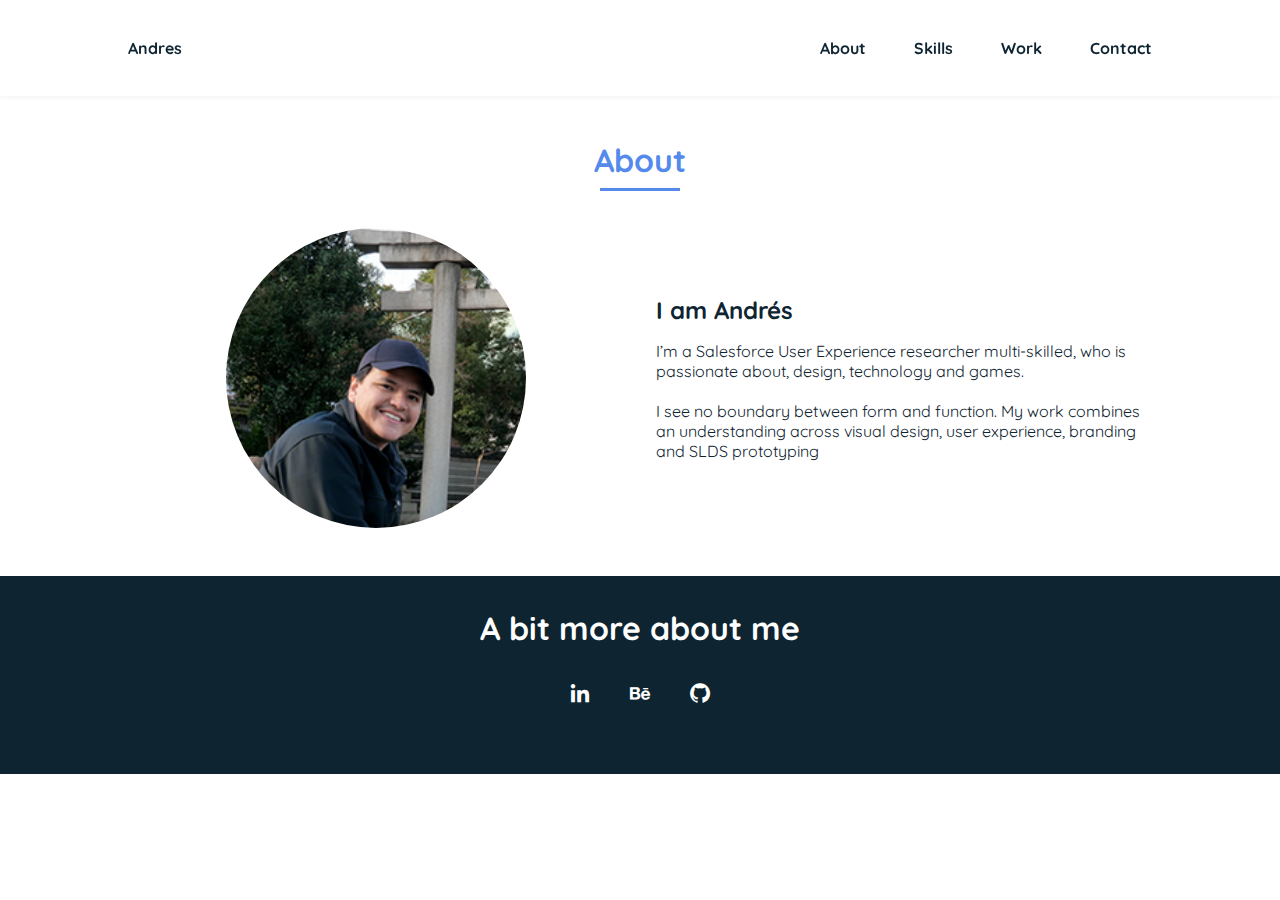
<file: pages/about.html>
<!DOCTYPE html>
<html lang="en">
<head>
    <meta charset="UTF-8">
    <meta http-equiv="X-UA-Compatible" content="IE=edge">
    <meta name="viewport" content="width=device-width, initial-scale=1.0">

    <link rel="stylesheet" href="../css/styles.css">

    <!-- =====BOX ICONS===== -->
    <link href='https://cdn.jsdelivr.net/npm/boxicons@2.0.5/css/boxicons.min.css' rel='stylesheet'>

    <meta name="description" content="I'm Andrés Medina, salesforce UX designer">
    <meta name="keywords" content="ux, UX, user experience, User Experience, Salesforce, salesforce, Salesforce industries, NDS, SLDS">


    <title>Andres Medina / UX Design / About Me</title>
</head>
<body>
    <!-- =====Header===== -->
    <header class="l-header">
        <nav class="nav bd-grid">
            <div>
                <a href="../index.html" target="" class="nav__logo">Andres</a>
            </div>

            <div class="nav__menu" id="nav-menu">
                <ul class="nav__list">
                    <li class="nav__item"><a href="#about" class="nav__link">About</a></li>
                    <li class="nav__item"><a href="./skills.html" target=""  class="nav__link">Skills</a></li>
                    <li class="nav__item"><a href="./work.html" target="" class="nav__link">Work</a></li>
                    <li class="nav__item"><a href="./contact.html" target="" class="nav__link" title="Go ahead, click me!!">Contact</a></li>
                    
                </ul>
            </div>

            <div class="nav__toggle" id="nav-toggle">
                <i class='bx bx-menu'></i>
            </div>
        </nav>
    </header>
    <br>
        <br></br>
    </div>
    
<!--===== ABOUT =====-->
<main class="l-main">
    <section class="about section " id="about">
        <h2 class="section-title">About</h2>
        
        <div class="about__container bd-grid">
            <div class="about__img">
                <img src="../img/perfil.jpg" alt="">
            </div>
            
            <div>
                <h2 class="about__subtitle">I am Andrés </h2>
                <p class="about__text">I’m a Salesforce User Experience researcher multi-skilled, who is passionate about, design, technology and games. </p>
                <br>
                <p>I see no boundary between form and function. My work combines an understanding across visual design, user experience, branding and SLDS prototyping</p>           
            </div>       
            
           
        </div>  
    </section>
</main>

<!--===== FOOTER =====-->
<footer class="footer">
    <p class="footer__title">A bit more about me</p>
    <div class="footer__social">
        <a href="https://www.linkedin.com/" target="blank" class="footer__icon"><i class='bx bxl-linkedin'></i></a>
        <a href="https://www.behance.net/" target="blank" class="footer__icon"><i class='bx bxl-behance' ></i></a>
        <a href="https://github.com/" target="blank" class="footer__icon"><i class='bx bxl-github' ></i></a>
    </div>
 </footer>

</body>
</html>
</file>
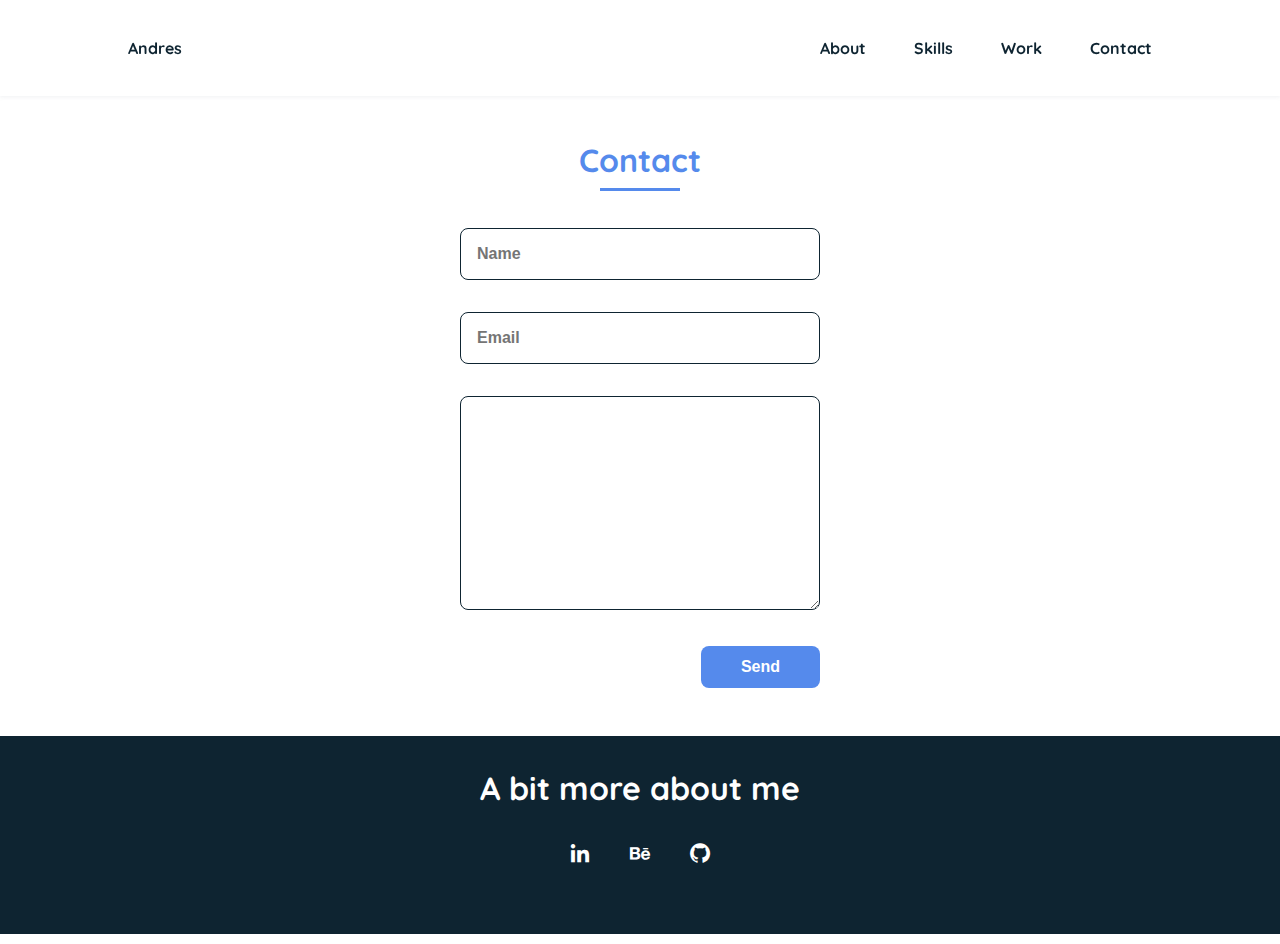
<file: pages/contact.html>
<!DOCTYPE html>
<html lang="en">
<head>
    <meta charset="UTF-8">
    <meta http-equiv="X-UA-Compatible" content="IE=edge">
    <meta name="viewport" content="width=device-width, initial-scale=1.0">

    <link rel="stylesheet" href="../css/styles.css">

    <!-- =====BOX ICONS===== -->
    <link href='https://cdn.jsdelivr.net/npm/boxicons@2.0.5/css/boxicons.min.css' rel='stylesheet'>
    
    <meta name="description" content="Go ahead, contact me">
    <meta name="keywords" content="ux, UX, user experience, User Experience, contact, Salesforce, salesforce, Salesforce industries, NDS, SLDS">

    <title>Andres Medina / UX Design / Contact Me</title>
</head>
<body>
    <!-- =====Header===== -->
    <header class="l-header">
        <nav class="nav bd-grid">
            <div>
                <a href="../index.html" target="" class="nav__logo">Andres</a>
            </div>

            <div class="nav__menu" id="nav-menu">
                <ul class="nav__list">
                    <li class="nav__item"><a href="./about.html" target="" class="nav__link">About</a></li>
                    <li class="nav__item"><a href="./skills.html" target=""  class="nav__link">Skills</a></li>
                    <li class="nav__item"><a href="./work.html" target="" class="nav__link">Work</a></li>
                    <li class="nav__item"><a href="#contact" target="" class="nav__link" title="Go ahead, click me!!">Contact</a></li>
                    
                </ul>
            </div>

            <div class="nav__toggle" id="nav-toggle">
                <i class='bx bx-menu'></i>
            </div>
        </nav>
    </header>
    <br>
        <br></br>
    </div>

    <!--===== CONTACT =====-->
    <main class="l-main">
    <section class="contact section" id="contact">
        <h2 class="section-title">Contact</h2>

        <div class="contact__container bd-grid">
            <form action="" class="contact__form">
                <input type="text" placeholder="Name" class="contact__input">
                <input type="mail" placeholder="Email" class="contact__input">
                <textarea name="" id="" cols="0" rows="10" class="contact__input"></textarea>
                <div class="button2">  
                    <input type="button" value="Send" class="contact__button button" > 
                    
                               

                  

                </div>
                
            </form>
        </div>
    </section>
    </main>

    <!--===== FOOTER =====-->
    <footer class="footer">
        <p class="footer__title">A bit more about me</p>
        <div class="footer__social">
            <a href="https://www.linkedin.com/" target="blank" class="footer__icon"><i class='bx bxl-linkedin'></i></a>
            <a href="https://www.behance.net/" target="blank" class="footer__icon"><i class='bx bxl-behance' ></i></a>
            <a href="https://github.com/" target="blank" class="footer__icon"><i class='bx bxl-github' ></i></a>
        </div>
     </footer>

</body>
</html>
</file>
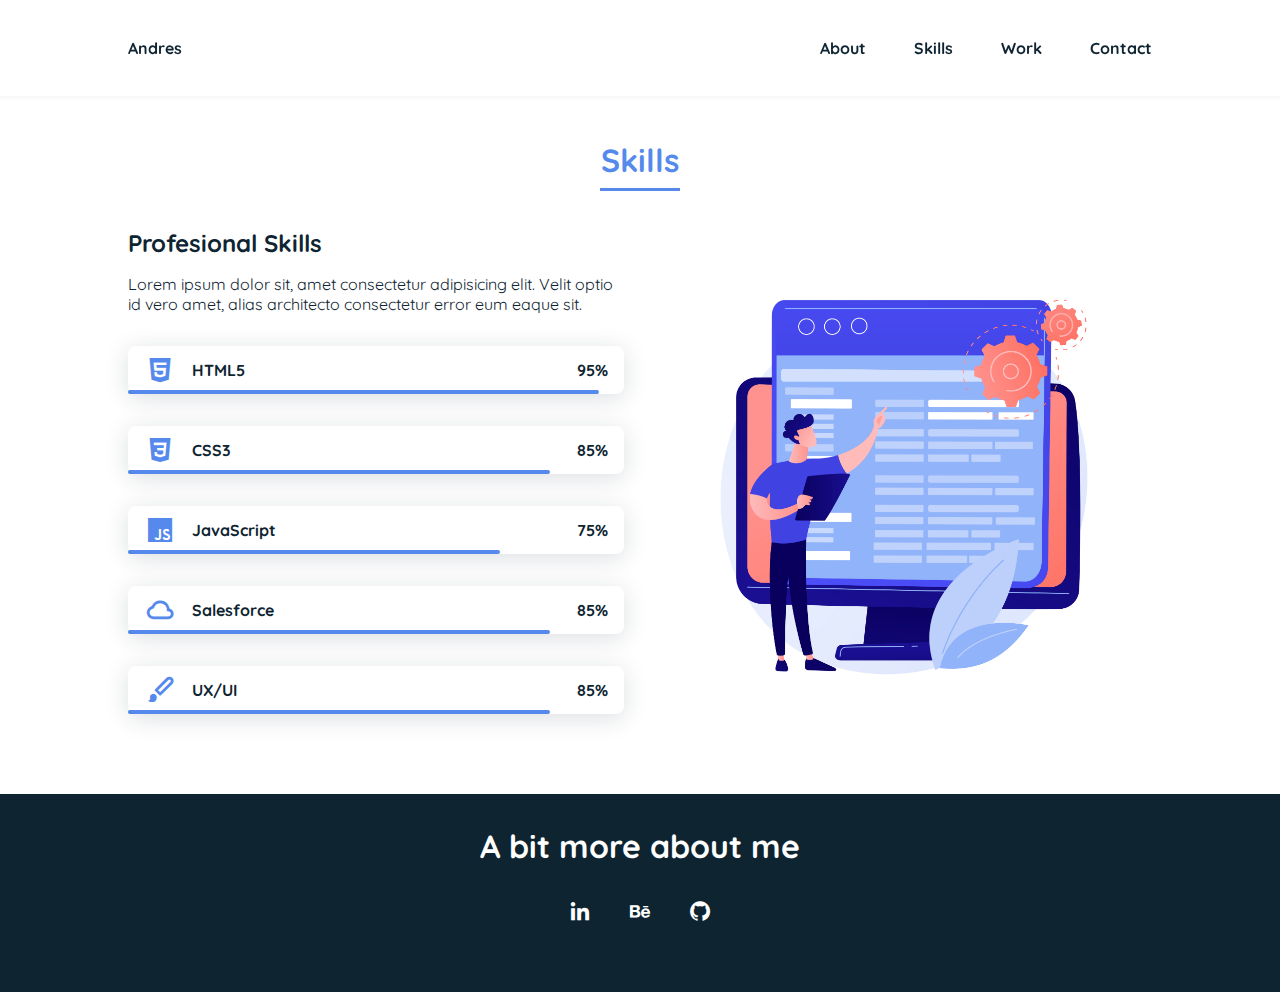
<file: pages/skills.html>
<!DOCTYPE html>
<html lang="en">
<head>
    <meta charset="UTF-8">
    <meta http-equiv="X-UA-Compatible" content="IE=edge">
    <meta name="viewport" content="width=device-width, initial-scale=1.0">

    <link rel="stylesheet" href="../css/styles.css">

    <!-- =====BOX ICONS===== -->
    <link href='https://cdn.jsdelivr.net/npm/boxicons@2.0.5/css/boxicons.min.css' rel='stylesheet'>

    <meta name="description" content="Here are my skills">
    <meta name="keywords" content="ux, UX, user experience, User Experience, Salesforce, salesforce, Salesforce industries, NDS, SLDS">

    <title>Andres Medina / UX Design / My Skills </title>
</head>
<body>
    <!-- =====Header===== -->
    <header class="l-header">
        <nav class="nav bd-grid">
            <div>
                <a href="../index.html" target="" class="nav__logo">Andres</a>
            </div>

            <div class="nav__menu" id="nav-menu">
                <ul class="nav__list">
                    <li class="nav__item"><a href="./about.html" target="" class="nav__link">About</a></li>
                    <li class="nav__item"><a href="#skills" class="nav__link">Skills</a></li>
                    <li class="nav__item"><a href="./work.html" target="" class="nav__link">Work</a></li>
                    <li class="nav__item"><a href="./contact.html" target="" class="nav__link" title="Go ahead, click me!!">Contact</a></li>
                    
                </ul>
            </div>

            <div class="nav__toggle" id="nav-toggle">
                <i class='bx bx-menu'></i>
            </div>
        </nav>
    </header>
    <br>
        <br></br>
    </div>
    
                <!--===== SKILLS =====-->
    <section class="skills section" id="skills">
        <h2 class="section-title">Skills</h2>
    
             <div class="skills__container bd-grid">          
                 <div>
                    <h2 class="skills__subtitle">Profesional Skills</h2>
                    <p class="skills__text"> Lorem ipsum dolor sit, amet consectetur adipisicing elit. Velit optio id vero amet, alias architecto consectetur error eum eaque sit.</p>
                   
                    <!--===== html =====-->
                        <div class="skills__data">
                            <div class="skills__names">
                                <i class='bx bxl-html5 skills__icon'></i>
                                    <span class="skills__name">HTML5</span>
                            </div>
                            <div class="skills__bar skills__html">
                            </div>
                            <div>
                                <span class="skills__percentage">95%</span>
                            </div>
                        </div>

                        <!--===== Css =====-->
                        <div class="skills__data">
                                <div class="skills__names">
                                    <i class='bx bxl-css3 skills__icon'></i>
                                    <span class="skills__name">CSS3</span>
                                </div>
                                <div class="skills__bar skills__css">
                                    
                                </div>
                                <div>
                                    <span class="skills__percentage">85%</span>
                                </div>
                            </div>

                         <!--===== JS =====-->
                         <div class="skills__data">
                            <div class="skills__names">
                                <i class='bx bxl-javascript skills__icon'></i>
                                <span class="skills__names">JavaScript</span>
                            </div>
                            <div class="skills__bar skills__sf">
                                
                            </div>
                            <div>
                                <span class="skills__percentage">75%</span>
                            </div>
                        </div>

                        <!--===== Salesforce =====-->
                            <div class="skills__data">
                                <div class="skills__names">
                                    <i class='bx bx-cloud skills__icon' ></i>
                                    <span class="skills__name">Salesforce</span>
                                </div>
                                <div class="skills__bar skills__css">
                                    
                                </div>
                                <div>
                                    <span class="skills__percentage">85%</span>
                                </div>
                            </div>

                        <!--===== UI/UX =====-->
                            <div class="skills__data">
                                <div class="skills__names">
                                    <i class='bx bxs-paint skills__icon'></i>
                                    <span class="skills__name">UX/UI</span>
                                </div>
                                <div class="skills__bar skills__ux">
                                    
                                </div>
                                <div>
                                    <span class="skills__percentage">85%</span>
                                </div>
                            </div>
                        </div>
                        
                        <div>              
                            <img src="../img/work3.jpg" alt="" class="skills__img">
                        </div>
         </div>
     </section>

     <!--===== FOOTER =====-->
     <footer class="footer">
        <p class="footer__title">A bit more about me</p>
        <div class="footer__social">
            <a href="https://www.linkedin.com/" target="blank" class="footer__icon"><i class='bx bxl-linkedin'></i></a>
            <a href="https://www.behance.net/" target="blank" class="footer__icon"><i class='bx bxl-behance' ></i></a>
            <a href="https://github.com/" target="blank" class="footer__icon"><i class='bx bxl-github' ></i></a>
        </div>
     </footer>

</body>
</html>
</file>
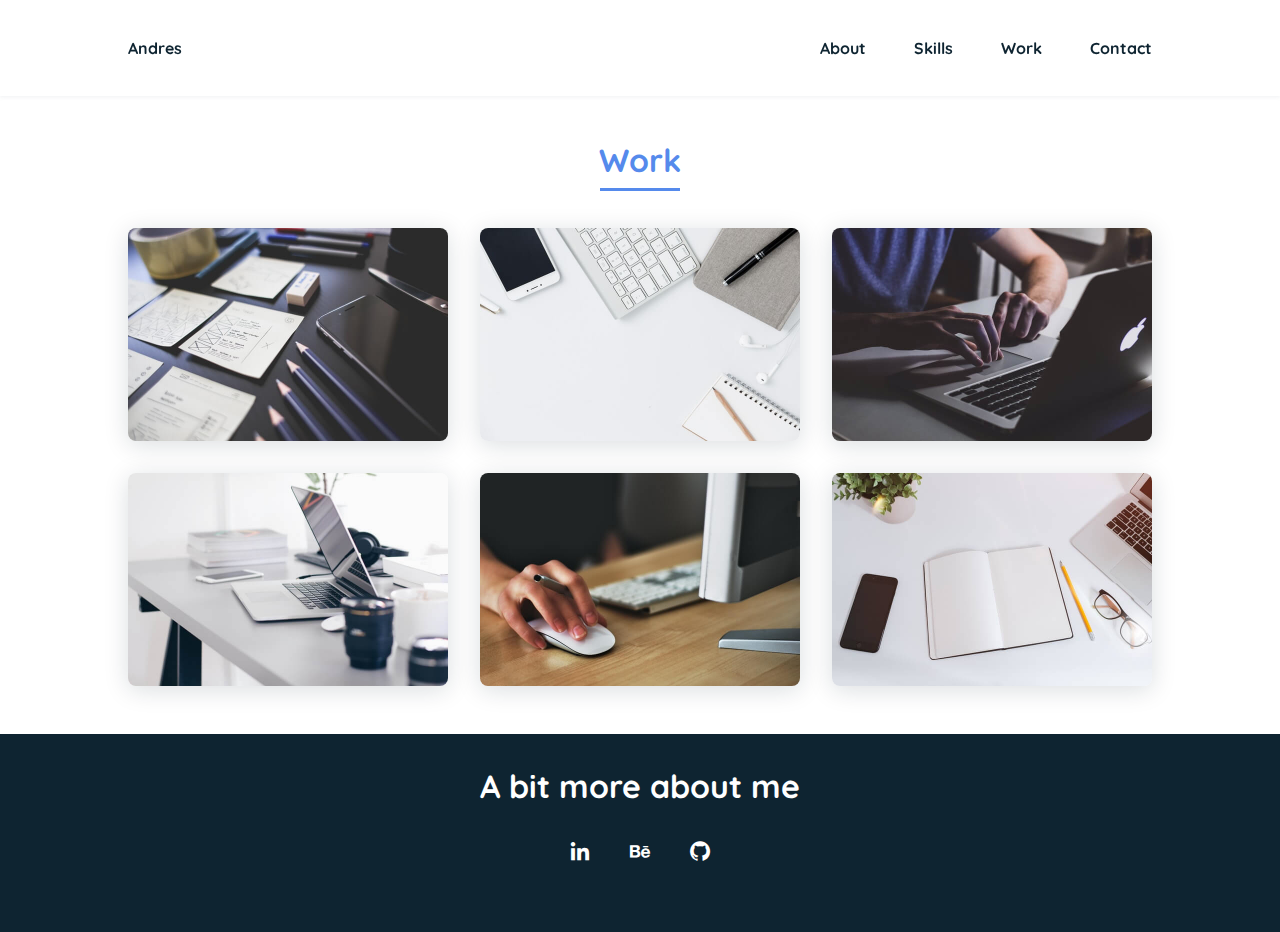
<file: pages/work.html>
<!DOCTYPE html>
<html lang="en">
<head>
    <meta charset="UTF-8">
    <meta http-equiv="X-UA-Compatible" content="IE=edge">
    <meta name="viewport" content="width=device-width, initial-scale=1.0">

    <link rel="stylesheet" href="../css/styles.css">

    <!-- =====BOX ICONS===== -->
    <link href='https://cdn.jsdelivr.net/npm/boxicons@2.0.5/css/boxicons.min.css' rel='stylesheet'>

    <meta name="description" content="I'm Andrés Medina, salesforce UX designer">
    <meta name="keywords" content="ux, UX, user experience, User Experience, Salesforce, salesforce, Salesforce industries, NDS, SLDS">


    <title>Andres Medina / UX Design / My Work</title>
</head>
<body>
    <!-- =====Header===== -->
    <header class="l-header">
        <nav class="nav bd-grid">
            <div>
                <a href="../index.html" target="" class="nav__logo">Andres</a>
            </div>

            <div class="nav__menu" id="nav-menu">
                <ul class="nav__list">
                    <li class="nav__item"><a href="./about.html" target="" class="nav__link">About</a></li>
                    <li class="nav__item"><a href="./skills.html" target=""  class="nav__link">Skills</a></li>
                    <li class="nav__item"><a href="#work" class="nav__link">Work</a></li>
                    <li class="nav__item"><a href="./contact.html" target="" class="nav__link" title="Go ahead, click me!!">Contact</a></li>
                    
                </ul>
            </div>

            <div class="nav__toggle" id="nav-toggle">
                <i class='bx bx-menu'></i>
            </div>
        </nav>
    </header>
    <br>
        <br></br>
    </div>
    
                <!--===== WORK =====-->
                <section class="work section" id="work">
                    <h2 class="section-title">Work</h2>
    
                    <div class="work__container bd-grid">
                        <div class="work__img">
                            <img src="../img/work1.jpg" alt="">
                        </div>
                        <div class="work__img">
                            <img src="../img/work2.jpg" alt="">
                        </div>
                        <div class="work__img">
                            <img src="../img/nowork3.jpg" alt="">
                        </div>
                        <div class="work__img">
                            <img src="../img/work4.jpg" alt="">
                        </div>
                        <div class="work__img">
                            <img src="../img/work5.jpg" alt="">
                        </div>
                        <div class="work__img">
                            <img src="../img/work6.jpg" alt="">
                        </div>
                    </div>
                </section>

                <!--===== FOOTER =====-->
        <footer class="footer">
            <p class="footer__title">A bit more about me</p>
            <div class="footer__social">
                <a href="https://www.linkedin.com/" target="blank" class="footer__icon"><i class='bx bxl-linkedin'></i></a>
                <a href="https://www.behance.net/" target="blank" class="footer__icon"><i class='bx bxl-behance' ></i></a>
                <a href="https://github.com/" target="blank" class="footer__icon"><i class='bx bxl-github' ></i></a>
            </div>
         </footer>

</body>
</html>
</file>
<file: css/styles.css>
/*===== GOOGLE FONTS =====*/
@import url("https://fonts.googleapis.com/css2?family=Quicksand:wght@300&family=Roboto:wght@300&display=swap");
/*===== VARIABLES CSS =====*/
:root {
  --header-height: 5rem;
  --font-semi: 800;
}

/*===== Colores =====*/
:root {
  --first-color: #558aec;
  --second-color: #0E2431;
}

/*===== Fuente y tipografia =====*/
:root {
  --body-font: 'Quicksand', sans-serif;
  --big-font-size: 2rem;
  --h2-font-size: 1.25rem;
  --normal-font-size: 1rem;
}

@media screen and (min-width: 768px) {
  :root {
    --big-font-size: 3.5rem;
    --h2-font-size: 2rem;
    --normal-font-size: 1rem;
  }
}

/*===== Margenes =====*/
:root {
  --mar-1: 0.5rem;
  --mar-2: 1rem;
  --mar-3: 1.5rem;
  --mar-4: 2rem;
  --mar-5: 2.5rem;
  --mar-6: 3rem;
}

/*===== z index =====*/
:root {
  --z-back: -10;
  --z-normal: 1;
  --z-tooltip: 10;
  --z-fixed: 100;
}

/*===== BASE =====*/
*, ::before, ::after {
  -webkit-box-sizing: border-box;
          box-sizing: border-box;
}

html {
  scroll-behavior: smooth;
}

body {
  margin: var(--header-height) 0 0 0;
  font-family: var(--body-font);
  font-size: var(--normal-font-size);
  color: var(--second-color);
}

h1, h2, p {
  margin: 0;
}

ul {
  margin: 0;
  padding: 0;
  list-style: none;
}

a {
  text-decoration: none;
}

img {
  max-width: 100%;
  height: auto;
  display: block;
}

/*===== CLASS CSS ===== */
.section-title {
  position: relative;
  font-size: var(--h2-font-size);
  color: var(--first-color);
  margin-top: var(--mar-2);
  margin-bottom: var(--mar-4);
  text-align: center;
}

.section-title::after {
  position: absolute;
  content: '';
  width: 64px;
  height: 0.18rem;
  left: 0;
  right: 0;
  margin: auto;
  top: 2rem;
  background-color: var(--first-color);
}

.section {
  padding-top: 3rem;
  padding-bottom: 2rem;
}

/*===== LAYOUT =====*/
.bd-grid {
  max-width: 1024px;
  display: -ms-grid;
  display: grid;
  -ms-grid-columns: 100%;
      grid-template-columns: 100%;
  grid-column-gap: 2rem;
  width: calc(100% - 2rem);
  margin-left: var(--mar-2);
  margin-right: var(--mar-2);
}

.l-header {
  width: 100%;
  position: fixed;
  top: 0;
  left: 0;
  z-index: var(--z-fixed);
  background-color: #fff;
  -webkit-box-shadow: 0 1px 4px rgba(146, 161, 176, 0.15);
          box-shadow: 0 1px 4px rgba(146, 161, 176, 0.15);
}

/*===== NAV =====*/
.nav {
  height: var(--header-height);
  display: -webkit-box;
  display: -ms-flexbox;
  display: flex;
  -webkit-box-pack: justify;
      -ms-flex-pack: justify;
          justify-content: space-between;
  -webkit-box-align: center;
      -ms-flex-align: center;
          align-items: center;
  font-weight: var(--font-semi);
}

@media screen and (max-width: 768px) {
  .nav__menu {
    position: fixed;
    top: var(--header-height);
    right: -100%;
    width: 80%;
    height: 100%;
    padding: 2rem;
    background-color: var(--second-color);
    -webkit-transition: .5s;
    transition: .5s;
  }
}

.nav__item {
  margin-bottom: var(--mar-4);
}

.nav__link {
  position: relative;
  color: #fff;
}

.nav__link:hover {
  position: relative;
}

.nav__link:hover::after {
  position: absolute;
  content: '';
  width: 100%;
  height: 0.18rem;
  left: 0;
  top: 2rem;
  background-color: var(--first-color);
}

.nav__logo {
  color: var(--second-color);
}

.nav__toggle {
  color: var(--second-color);
  font-size: 1.5rem;
  cursor: pointer;
}

/*Active menu*/
.active::after {
  position: absolute;
  content: '';
  width: 100%;
  height: 0.18rem;
  left: 0;
  top: 2rem;
  background-color: var(--first-color);
}

/*=== Show menu ===*/
.show {
  right: 0;
}

/*===== HOME =====*/
.home {
  height: calc(100vh - 3rem);
  row-gap: 1rem;
}

.home__data {
  -ms-flex-item-align: center;
      -ms-grid-row-align: center;
      align-self: center;
}

.home__title {
  font-size: var(--big-font-size);
  margin-bottom: var(--mar-5);
}

.home__title-color {
  color: var(--first-color);
}

.home__img {
  position: absolute;
  right: 0;
  bottom: 0;
  width: 295px;
}

/*BUTTONS*/
.button {
  display: inline-block;
  background-color: var(--first-color);
  color: #fff;
  padding: .75rem 2.5rem;
  font-weight: var(--font-semi);
  border-radius: .5rem;
}

.button:hover {
  -webkit-box-shadow: 0px 10px 36px rgba(0, 0, 0, 0.15);
          box-shadow: 0px 10px 36px rgba(0, 0, 0, 0.15);
}

/* ===== ABOUT =====*/
.about__container {
  row-gap: 2rem;
  text-align: center;
}

.about__subtitle {
  margin-bottom: var(--mar-2);
}

.about__img {
  -ms-grid-column-align: center;
      justify-self: center;
}

.about__img img {
  width: 200px;
  border-radius: 50%;
}

/* ===== SKILLS =====*/
.skills__container {
  row-gap: 2rem;
  text-align: center;
}

.skills__subtitle {
  margin-bottom: var(--mar-2);
}

.skills__text {
  margin-bottom: var(--mar-4);
}

.skills__data {
  display: -webkit-box;
  display: -ms-flexbox;
  display: flex;
  -webkit-box-pack: justify;
      -ms-flex-pack: justify;
          justify-content: space-between;
  -webkit-box-align: center;
      -ms-flex-align: center;
          align-items: center;
  position: relative;
  font-weight: var(--font-semi);
  padding: .5rem 1rem;
  margin-bottom: var(--mar-4);
  border-radius: .5rem;
  -webkit-box-shadow: 0px 4px 25px rgba(14, 36, 49, 0.15);
          box-shadow: 0px 4px 25px rgba(14, 36, 49, 0.15);
}

.skills__icon {
  font-size: 2rem;
  margin-right: var(--mar-2);
  color: var(--first-color);
}

.skills__names {
  display: -webkit-box;
  display: -ms-flexbox;
  display: flex;
  -webkit-box-align: center;
      -ms-flex-align: center;
          align-items: center;
}

.skills__bar {
  position: absolute;
  left: 0;
  bottom: 0;
  background-color: var(--first-color);
  height: .25rem;
  border-radius: .5rem;
  z-index: var(--z-back);
}

.skills__html {
  width: 95%;
}

.skills__css {
  width: 85%;
}

.skills__sf {
  width: 75%;
}

.skills__ux {
  width: 85%;
}

.skills__img {
  border-radius: .7rem;
}

/* ===== WORK =====*/
.work__container {
  row-gap: 2rem;
}

.work__img {
  -webkit-box-shadow: 0px 4px 25px rgba(14, 36, 49, 0.15);
          box-shadow: 0px 4px 25px rgba(14, 36, 49, 0.15);
  border-radius: .5rem;
  overflow: hidden;
}

.work__img img {
  -webkit-transition: 1s;
  transition: 1s;
  cursor: pointer;
}

.work__img img:hover {
  -webkit-transform: scale(1.1);
          transform: scale(1.1);
}

/* ===== CONTACT =====*/
.contact__input {
  width: 100%;
  font-size: var(--normal-font-size);
  font-weight: var(--font-semi);
  padding: 1rem;
  border-radius: .5rem;
  border: 1.5px solid var(--second-color);
  outline: none;
  margin-bottom: var(--mar-4);
}

.contact__button {
  display: -webkit-box;
  display: -ms-flexbox;
  display: flex;
  border: none;
  outline: none;
  font-size: var(--normal-font-size);
  cursor: pointer;
  margin-left: auto;
}

.button2 {
  display: -webkit-box;
  display: -ms-flexbox;
  display: flex;
  padding-top: 0;
}

/* ===== FOOTER =====*/
.footer {
  background-color: var(--second-color);
  color: #fff;
  text-align: center;
  font-weight: var(--font-semi);
  padding: 2rem 0;
}

.footer__title {
  font-size: 2rem;
  margin-bottom: var(--mar-4);
}

.footer__social {
  margin-bottom: var(--mar-4);
}

.footer__icon {
  font-size: 1.5rem;
  color: #fff;
  margin: 0 var(--mar-2);
}

.footer__icon:hover {
  color: #adfaff;
  -webkit-transform: scale(1.1);
          transform: scale(1.1);
}

/* ===== MEDIA QUERIES=====*/
@media screen and (min-width: 768px) {
  body {
    margin: 0;
  }
  .section {
    padding-top: 4rem;
    padding-bottom: 3rem;
  }
  .section-title {
    margin-bottom: var(--mar-6);
  }
  .section-title::after {
    width: 80px;
    top: 3rem;
  }
  .nav {
    height: calc(var(--header-height) + 1rem);
  }
  .nav__list {
    display: -webkit-box;
    display: -ms-flexbox;
    display: flex;
    padding-top: 0;
  }
  .nav__item {
    margin-left: var(--mar-6);
    margin-bottom: 0;
  }
  .nav__toggle {
    display: none;
  }
  .nav__link {
    color: var(--second-color);
  }
  .home {
    height: 100vh;
  }
  .home__data {
    -ms-flex-item-align: end;
        align-self: flex-end;
  }
  .home__social {
    padding-top: 0;
    padding-bottom: 2.5rem;
    -webkit-box-orient: horizontal;
    -webkit-box-direction: normal;
        -ms-flex-direction: row;
            flex-direction: row;
    -ms-flex-item-align: end;
        align-self: flex-end;
  }
  .home__social-icon {
    margin-bottom: 0;
    margin-right: var(--mar-4);
  }
  .about__container {
    -ms-grid-columns: (1fr)[2];
        grid-template-columns: repeat(2, 1fr);
    -webkit-box-align: center;
        -ms-flex-align: center;
            align-items: center;
    text-align: initial;
  }
  .about__img img {
    width: 300px;
  }
  .skills__container {
    -ms-grid-columns: (1fr)[2];
        grid-template-columns: repeat(2, 1fr);
    -webkit-box-align: center;
        -ms-flex-align: center;
            align-items: center;
    text-align: initial;
  }
  .work__container {
    -ms-grid-columns: (1fr)[3];
        grid-template-columns: repeat(3, 1fr);
    -ms-grid-rows: (1fr)[2];
        grid-template-rows: repeat(2, 1fr);
    -webkit-column-gap: 2rem;
            column-gap: 2rem;
  }
  .contact__form {
    width: 360px;
  }
  .contact__container {
    justify-items: center;
  }
}

@media screen and (min-width: 1024px) {
  .bd-grid {
    margin-left: auto;
    margin-right: auto;
  }
  .home__img {
    right: 10%;
  }
}
/*# sourceMappingURL=styles.css.map */
</file>
